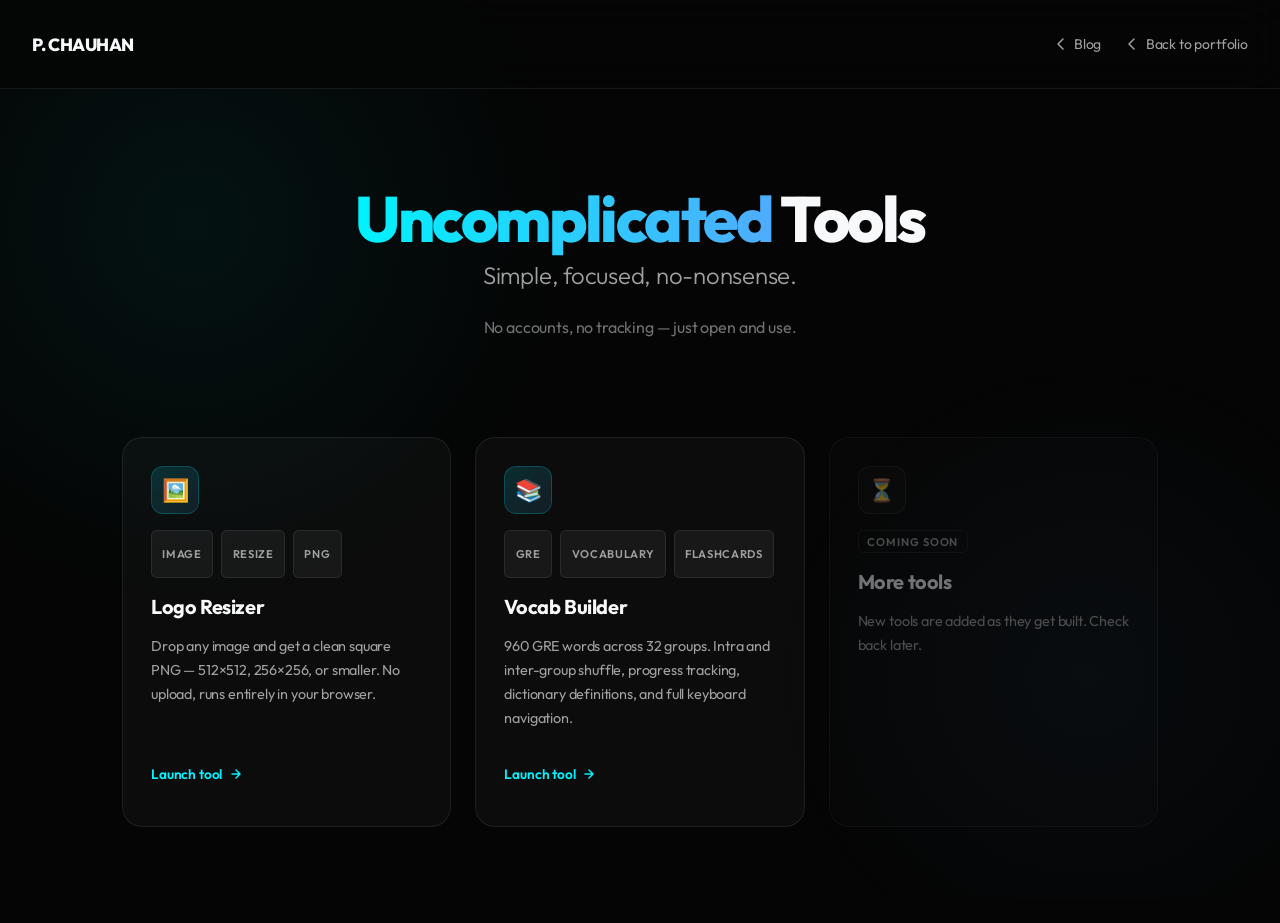
<file: tools/index.html>
<!DOCTYPE html>
<html lang="en">
<head>
<meta charset="UTF-8">
<meta name="viewport" content="width=device-width, initial-scale=1.0">
<meta name="description" content="A collection of simple, focused web tools.">
<meta name="author" content="Pratyush Chauhan">
<link rel="canonical" href="https://pratyushchauhan.com/tools/">
<meta property="og:type" content="website">
<meta property="og:url" content="https://pratyushchauhan.com/tools/">
<meta property="og:title" content="Uncomplicated Tools — Pratyush Chauhan">
<meta property="og:description" content="A collection of simple, focused web tools.">
<meta name="twitter:card" content="summary">
<meta name="twitter:url" content="https://pratyushchauhan.com/tools/">
<meta name="twitter:title" content="Uncomplicated Tools — Pratyush Chauhan">
<meta name="twitter:description" content="A collection of simple, focused web tools.">
<meta name="theme-color" content="#050505">
<title>Uncomplicated Tools — Pratyush Chauhan</title>
<link rel="preconnect" href="https://fonts.googleapis.com">
<link rel="preconnect" href="https://fonts.gstatic.com" crossorigin>
<link href="https://fonts.googleapis.com/css2?family=Outfit:wght@300;400;600;800&display=swap" rel="stylesheet">
<link rel="icon" type="image/png" href="../favicon.png">
<style>
*,*::before,*::after{box-sizing:border-box;margin:0;padding:0}
:root{
  --bg:#050505;--surface:rgba(255,255,255,.03);--border:rgba(255,255,255,.08);
  --text:#f8f9fa;--dim:#a0a0a0;
  --accent:#00f2fe;--accent2:#4facfe;
}
body{background:var(--bg);color:var(--text);font-family:'Outfit',sans-serif;min-height:100dvh;overflow-x:hidden;letter-spacing:-.01em}
body::before{content:'';position:fixed;inset:0;background:radial-gradient(circle at 15% 25%,rgba(0,242,254,.06) 0%,transparent 30%),radial-gradient(circle at 85% 75%,rgba(79,172,254,.04) 0%,transparent 25%);z-index:-1;pointer-events:none}

/* Nav */
nav{display:flex;align-items:center;justify-content:space-between;padding:1.25rem 2rem;border-bottom:1px solid var(--border);background:rgba(5,5,5,.8);backdrop-filter:blur(20px);position:sticky;top:0;z-index:10}
.nav-brand{font-weight:800;font-size:1.1rem;letter-spacing:-.03em;text-decoration:none;color:var(--text);min-height:48px;display:flex;align-items:center}
.nav-back{font-size:.875rem;color:var(--dim);text-decoration:none;display:flex;align-items:center;gap:.4rem;transition:color .2s;min-height:48px;padding:.25rem 0}
.nav-back:hover{color:var(--accent)}
.nav-toggle{display:none}
.nav-hamburger{display:none;cursor:pointer;width:28px;height:28px;flex-direction:column;justify-content:center;gap:5px}
.nav-hamburger span{display:block;height:2px;background:var(--text);border-radius:2px}
.nav-links{display:flex;align-items:center;gap:1.5rem}
@media(max-width:767px){
  .nav-hamburger{display:flex}
  .nav-links{position:absolute;top:100%;left:0;right:0;background:rgba(5,5,5,.95);backdrop-filter:blur(20px);flex-direction:column;align-items:stretch;padding:.5rem 2rem;border-bottom:1px solid var(--border);gap:0;display:none}
  .nav-toggle:checked ~ .nav-links{display:flex}
  .nav-back{padding:.65rem 0}
}

/* Hero */
.hero{padding:6rem 2rem 3rem;text-align:center;max-width:700px;margin:0 auto}
.hero-title{font-size:clamp(2.5rem,6vw,4rem);font-weight:800;line-height:1.05;letter-spacing:-.04em;margin-bottom:.5rem;overflow-wrap:anywhere;word-break:break-word}
.hero-title span{background:linear-gradient(90deg,var(--accent),var(--accent2));-webkit-background-clip:text;background-clip:text;-webkit-text-fill-color:transparent}
.hero-subtitle{font-size:clamp(1.1rem,2.5vw,1.5rem);font-weight:300;color:var(--dim);letter-spacing:-.01em;margin-bottom:1.5rem}
.hero-sub{color:var(--dim);font-size:1rem;line-height:1.7;max-width:480px;margin:0 auto;opacity:.7}

/* Grid */
.tools-grid{display:grid;grid-template-columns:repeat(auto-fill,minmax(min(100%,280px),1fr));gap:1.5rem;padding:3rem 2rem 6rem;max-width:1100px;margin:0 auto}
@media(max-width:767px){
  .tools-grid{padding:2rem 1rem 4rem}
}

/* Tool card */
.tool-card{background:var(--surface);border:1px solid var(--border);border-radius:1.25rem;padding:1.75rem;display:flex;flex-direction:column;gap:1rem;transition:all .4s cubic-bezier(.16,1,.3,1);text-decoration:none;color:var(--text)}
.tool-card:hover{transform:translateY(-6px);border-color:var(--accent);box-shadow:0 20px 50px -10px rgba(0,0,0,.6)}
.tool-icon{width:48px;height:48px;border-radius:.75rem;background:linear-gradient(135deg,rgba(0,242,254,.15),rgba(79,172,254,.1));border:1px solid rgba(0,242,254,.2);display:flex;align-items:center;justify-content:center;font-size:1.375rem}
.tool-tags{display:flex;flex-wrap:wrap;gap:.5rem}
.tag{font-size:.7rem;font-weight:600;letter-spacing:.06em;text-transform:uppercase;padding:.35rem .65rem;border-radius:.35rem;background:rgba(255,255,255,.05);border:1px solid var(--border);color:var(--dim);display:inline-flex;align-items:center;min-height:48px}
.tool-name{font-size:1.25rem;font-weight:700;letter-spacing:-.02em}
.tool-desc{font-size:.9rem;color:var(--dim);line-height:1.65;flex:1}
.tool-launch{display:inline-flex;align-items:center;gap:.4rem;font-size:.85rem;font-weight:600;color:var(--accent);margin-top:.25rem;min-height:48px;padding:.25rem 0}
.tool-launch svg{transition:transform .2s}
.tool-card:hover .tool-launch svg{transform:translateX(3px)}

/* Coming soon card */
.tool-card.soon{opacity:.45;pointer-events:none}
.tool-card.soon .tool-icon{background:rgba(255,255,255,.03);border-color:var(--border)}
.soon-badge{font-size:.7rem;font-weight:600;letter-spacing:.08em;text-transform:uppercase;color:var(--dim);border:1px solid var(--border);border-radius:.35rem;padding:.2rem .55rem;align-self:flex-start}
</style>
</head>
<body>

<nav>
  <a class="nav-brand" href="../index.html">P. CHAUHAN</a>
  <input type="checkbox" id="nav-toggle" class="nav-toggle">
  <label for="nav-toggle" class="nav-hamburger" aria-label="Toggle menu">
    <span></span>
    <span></span>
    <span></span>
  </label>
  <div class="nav-links">
    <a class="nav-back" href="https://blog.pratyushchauhan.com/">
      <svg width="14" height="14" viewBox="0 0 14 14" fill="none"><path d="M9 2L4 7l5 5" stroke="currentColor" stroke-width="1.5" stroke-linecap="round" stroke-linejoin="round"/></svg>
      Blog
    </a>
    <a class="nav-back" href="../index.html">
      <svg width="14" height="14" viewBox="0 0 14 14" fill="none"><path d="M9 2L4 7l5 5" stroke="currentColor" stroke-width="1.5" stroke-linecap="round" stroke-linejoin="round"/></svg>
      Back to portfolio
    </a>
  </div>
</nav>

<div class="hero">
  <h1 class="hero-title"><span>Uncomplicated</span> Tools</h1>
  <p class="hero-subtitle">Simple, focused, no-nonsense.</p>
  <p class="hero-sub">No accounts, no tracking — just open and use.</p>
</div>

<div class="tools-grid">

  <a class="tool-card" href="logo-resizer.html">
    <div class="tool-icon">🖼️</div>
    <div class="tool-tags">
      <span class="tag">Image</span>
      <span class="tag">Resize</span>
      <span class="tag">PNG</span>
    </div>
    <div class="tool-name">Logo Resizer</div>
    <p class="tool-desc">Drop any image and get a clean square PNG — 512×512, 256×256, or smaller. No upload, runs entirely in your browser.</p>
    <div class="tool-launch">
      Launch tool
      <svg width="14" height="14" viewBox="0 0 14 14" fill="none"><path d="M3 7h8M7 3l4 4-4 4" stroke="currentColor" stroke-width="1.5" stroke-linecap="round" stroke-linejoin="round"/></svg>
    </div>
  </a>

  <a class="tool-card" href="vocab-builder.html">
    <div class="tool-icon">📚</div>
    <div class="tool-tags">
      <span class="tag">GRE</span>
      <span class="tag">Vocabulary</span>
      <span class="tag">Flashcards</span>
    </div>
    <div class="tool-name">Vocab Builder</div>
    <p class="tool-desc">960 GRE words across 32 groups. Intra and inter-group shuffle, progress tracking, dictionary definitions, and full keyboard navigation.</p>
    <div class="tool-launch">
      Launch tool
      <svg width="14" height="14" viewBox="0 0 14 14" fill="none"><path d="M3 7h8M7 3l4 4-4 4" stroke="currentColor" stroke-width="1.5" stroke-linecap="round" stroke-linejoin="round"/></svg>
    </div>
  </a>

  <div class="tool-card soon">
    <div class="tool-icon">⏳</div>
    <div class="soon-badge">Coming soon</div>
    <div class="tool-name">More tools</div>
    <p class="tool-desc">New tools are added as they get built. Check back later.</p>
  </div>

</div>

</body>
</html>
</file>
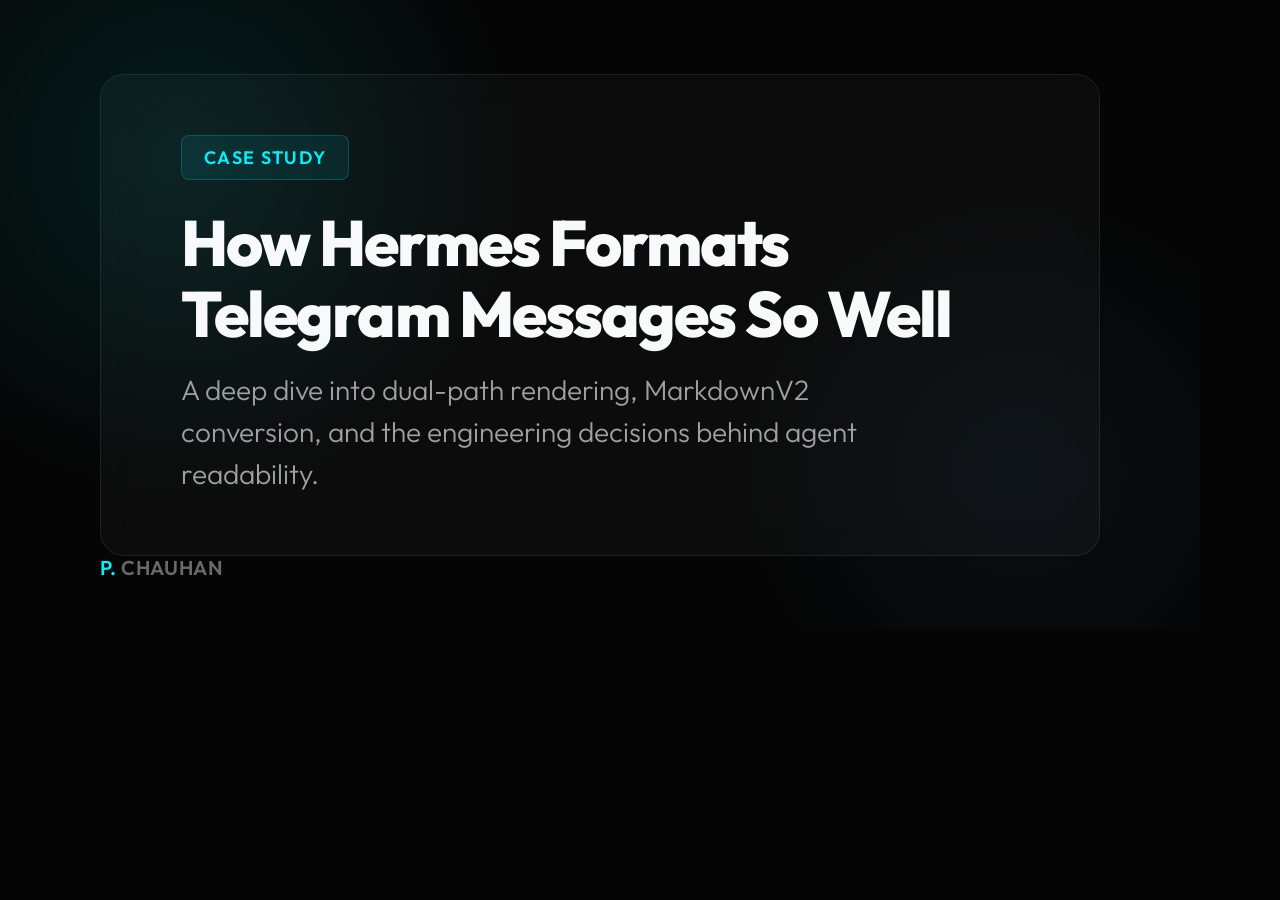
<file: og-image-template.html>
<!--
  OG Image Template — 1200x630
  Open this in a browser, set viewport to 1200x630, screenshot.
  Or use: node screenshot-og.js (see below)
-->
<!DOCTYPE html>
<html lang="en">
<head>
<meta charset="UTF-8">
<style>
  * { margin: 0; padding: 0; box-sizing: border-box; }
  body {
    width: 1200px;
    height: 630px;
    background: #050505;
    display: flex;
    align-items: center;
    justify-content: center;
    font-family: 'Outfit', sans-serif;
    overflow: hidden;
    position: relative;
  }
  .bg {
    position: absolute;
    inset: 0;
    background:
      radial-gradient(circle at 15% 25%, rgba(0,242,254,0.10) 0%, transparent 30%),
      radial-gradient(circle at 85% 75%, rgba(79,172,254,0.06) 0%, transparent 25%);
  }
  .card {
    width: 1000px;
    padding: 60px 80px;
    background: rgba(255,255,255,0.03);
    border: 1px solid rgba(255,255,255,0.08);
    border-radius: 24px;
    backdrop-filter: blur(20px);
    position: relative;
    z-index: 1;
  }
  .tag {
    display: inline-block;
    font-size: 18px;
    font-weight: 600;
    letter-spacing: 0.08em;
    text-transform: uppercase;
    color: #00f2fe;
    background: rgba(0,242,254,0.08);
    border: 1px solid rgba(0,242,254,0.20);
    padding: 10px 22px;
    border-radius: 8px;
    margin-bottom: 28px;
  }
  h1 {
    font-size: 64px;
    font-weight: 800;
    line-height: 1.1;
    letter-spacing: -0.03em;
    color: #f8f9fa;
    margin-bottom: 20px;
  }
  p {
    font-size: 28px;
    font-weight: 300;
    color: #a0a0a0;
    line-height: 1.5;
    max-width: 720px;
  }
  .footer {
    position: absolute;
    bottom: 50px;
    left: 100px;
    font-size: 20px;
    font-weight: 600;
    color: rgba(255,255,255,0.4);
    letter-spacing: 0.02em;
  }
  .footer span {
    color: #00f2fe;
  }
</style>
<link rel="preconnect" href="https://fonts.googleapis.com">
<link href="https://fonts.googleapis.com/css2?family=Outfit:wght@300;600;800&display=swap" rel="stylesheet">
</head>
<body>
  <div class="bg"></div>
  <div class="card">
    <div class="tag">Case Study</div>
    <h1>How Hermes Formats Telegram Messages So Well</h1>
    <p>A deep dive into dual-path rendering, MarkdownV2 conversion, and the engineering decisions behind agent readability.</p>
  </div>
  <div class="footer"><span>P.</span> CHAUHAN</div>
</body>
</html>
</file>
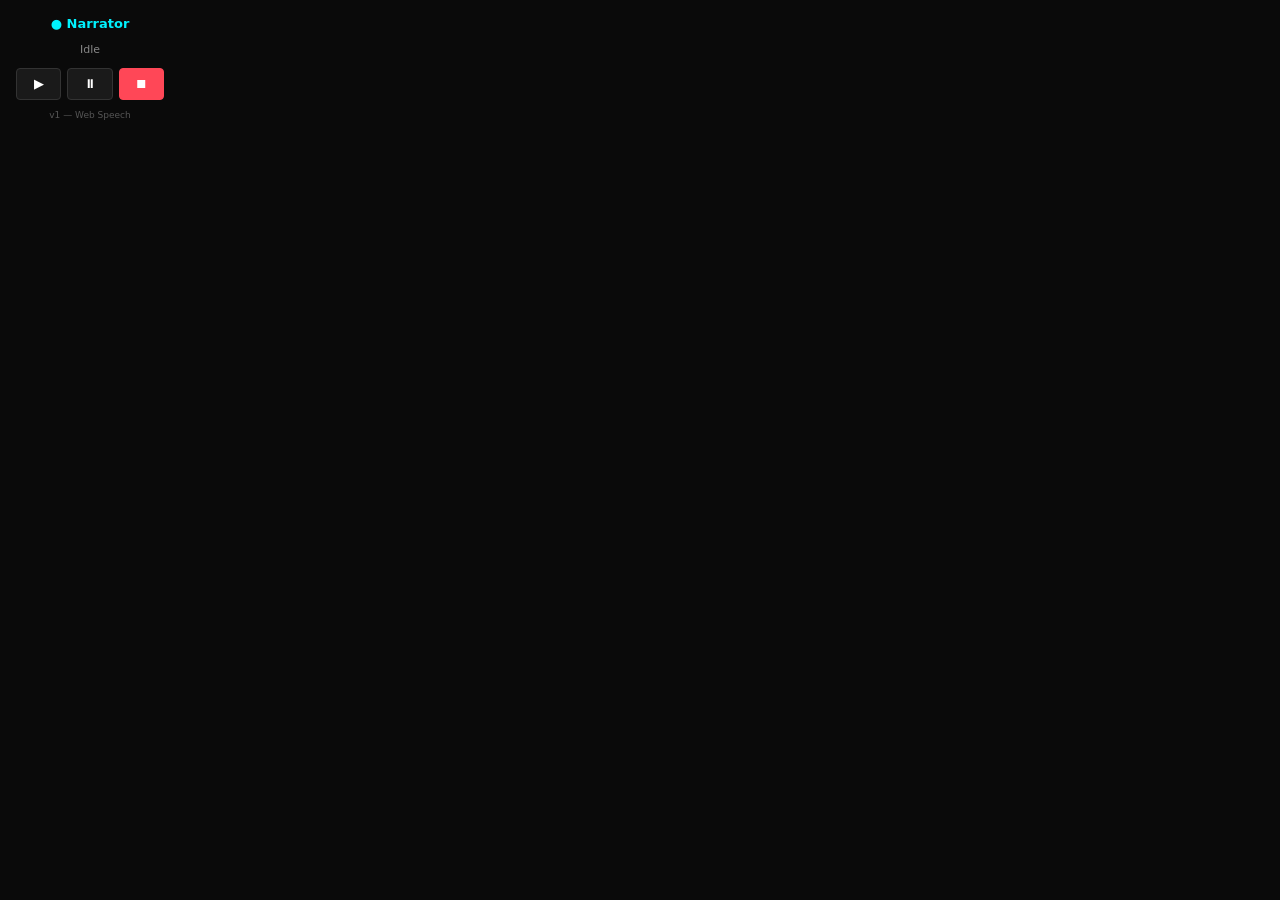
<file: extension/popup.html>
<!DOCTYPE html>
<html lang="en">
<head>
  <meta charset="UTF-8">
  <meta name="viewport" content="width=device-width, initial-scale=1.0">
  <title>Supertonic Narrator</title>
  <style>
    * { box-sizing: border-box; margin: 0; padding: 0; }
    body {
      width: 180px;
      padding: 16px;
      font-family: system-ui, sans-serif;
      background: #0a0a0a;
      color: #e0e0e0;
    }
    .title {
      font-size: 13px;
      font-weight: 600;
      color: #00f2fe;
      margin-bottom: 12px;
      text-align: center;
    }
    .status {
      font-size: 11px;
      text-align: center;
      color: #888;
      margin-bottom: 12px;
    }
    .btns {
      display: flex;
      gap: 6px;
    }
    button {
      flex: 1;
      padding: 8px;
      border: none;
      border-radius: 4px;
      font-size: 12px;
      font-weight: 600;
      cursor: pointer;
      background: #1a1a1a;
      color: #fff;
      border: 1px solid #333;
    }
    button:hover { background: #222; }
    button.stop { background: #ff4757; border-color: #ff4757; }
    .note {
      font-size: 9px;
      color: #555;
      text-align: center;
      margin-top: 10px;
    }
  </style>
</head>
<body>
  <div class="title">● Narrator</div>
  <div class="status" id="status">Idle</div>
  <div class="btns">
    <button id="play">▶</button>
    <button id="pause">⏸</button>
    <button id="stop" class="stop">⏹</button>
  </div>
  <div class="note">v1 — Web Speech</div>
  <script src="popup.js"></script>
</body>
</html>
</file>
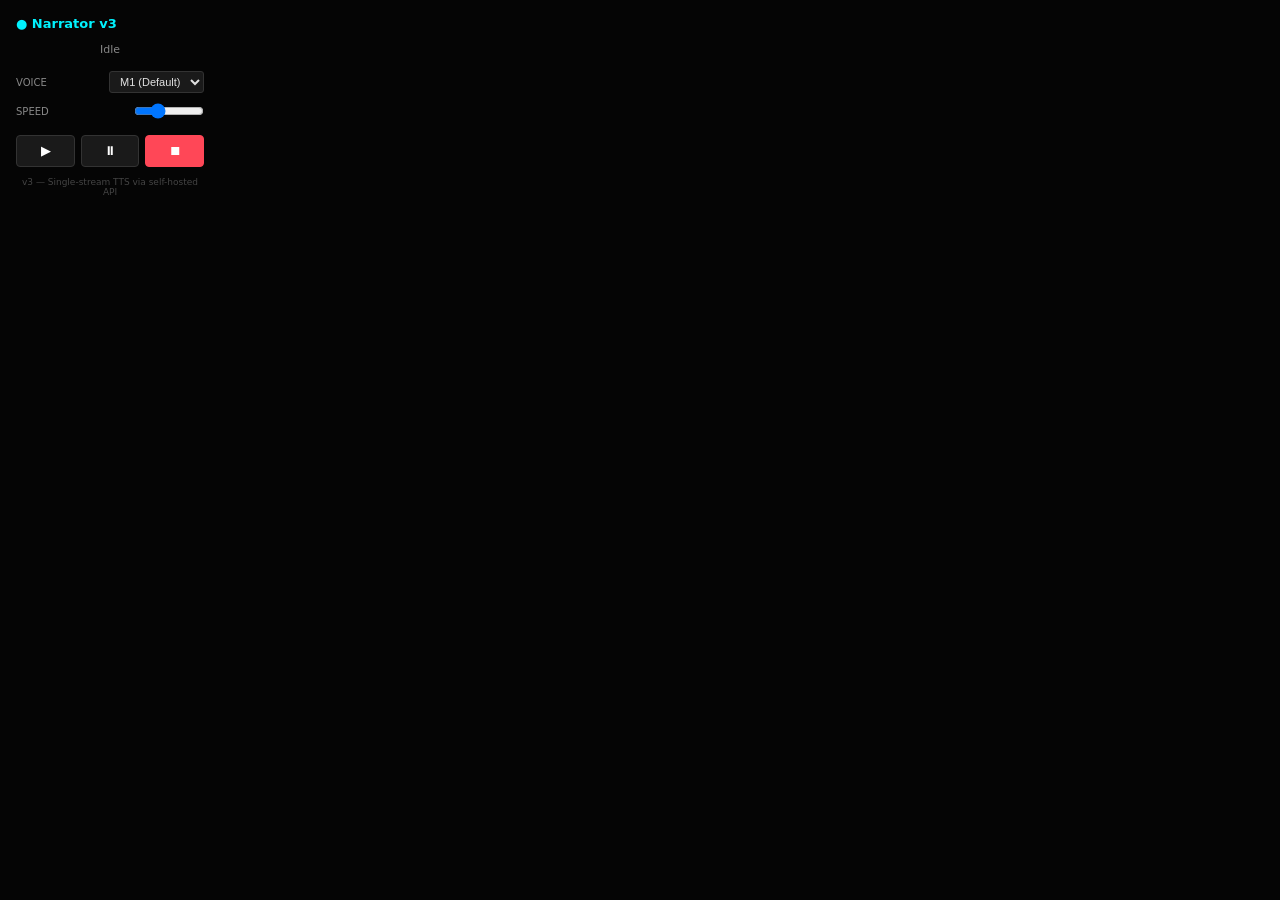
<file: supertonic-extension/popup.html>
<!DOCTYPE html>
<html lang="en">
<head>
  <meta charset="UTF-8">
  <meta name="viewport" content="width=device-width, initial-scale=1.0">
  <title>Supertonic Narrator v3</title>
  <style>
    * { box-sizing: border-box; margin: 0; padding: 0; }
    body {
      width: 220px;
      padding: 16px;
      font-family: 'Outfit', system-ui, sans-serif;
      background: #050505;
      color: #e0e0e0;
    }
    .title {
      font-size: 13px;
      font-weight: 600;
      color: #00f2fe;
      margin-bottom: 12px;
      display: flex;
      align-items: center;
      gap: 6px;
    }
    .status {
      font-size: 11px;
      text-align: center;
      color: #888;
      margin-bottom: 8px;
      min-height: 16px;
    }
    .status.buffering { color: #ffc107; }
    .status.playing { color: #00f2fe; }
    .status.error { color: #ff4757; }
    .meta {
      font-size: 9px;
      color: #555;
      text-align: center;
      margin-bottom: 12px;
      font-family: monospace;
    }
    .btns {
      display: flex;
      gap: 6px;
    }
    button {
      flex: 1;
      padding: 8px;
      border: none;
      border-radius: 4px;
      font-size: 12px;
      font-weight: 600;
      cursor: pointer;
      background: #1a1a1a;
      color: #fff;
      border: 1px solid #333;
      transition: all 0.2s;
    }
    button:hover { background: #222; }
    button.stop { background: #ff4757; border-color: #ff4757; }
    button:disabled { opacity: 0.4; cursor: not-allowed; }
    .controls {
      margin: 12px 0;
    }
    .control {
      display: flex;
      justify-content: space-between;
      align-items: center;
      margin-bottom: 6px;
    }
    .control label {
      font-size: 10px;
      color: #888;
      text-transform: uppercase;
    }
    .control select, .control input {
      background: #1a1a1a;
      border: 1px solid #333;
      color: #e0e0e0;
      border-radius: 3px;
      padding: 3px 6px;
      font-size: 11px;
    }
    .note {
      font-size: 9px;
      color: #444;
      text-align: center;
      margin-top: 10px;
    }
  </style>
</head>
<body>
  <div class="title">● Narrator v3</div>
  <div class="status" id="status">Idle</div>
  <div class="meta" id="meta"></div>

  <div class="controls">
    <div class="control">
      <label>Voice</label>
      <select id="voice">
        <option value="M1">M1 (Default)</option>
        <option value="M2">M2</option>
        <option value="M3">M3</option>
        <option value="M4">M4</option>
        <option value="M5">M5</option>
        <option value="F1">F1</option>
        <option value="F2">F2</option>
        <option value="F3">F3</option>
        <option value="F4">F4</option>
        <option value="F5">F5</option>
      </select>
    </div>
    <div class="control">
      <label>Speed</label>
      <input type="range" id="speed" min="0.7" max="2.0" step="0.1" value="1.0" style="width:70px">
    </div>
  </div>

  <div class="btns">
    <button id="play">▶</button>
    <button id="pause">⏸</button>
    <button id="stop" class="stop">⏹</button>
  </div>

  <div class="note">v3 — Single-stream TTS via self-hosted API</div>

  <script src="popup.js"></script>
</body>
</html>
</file>
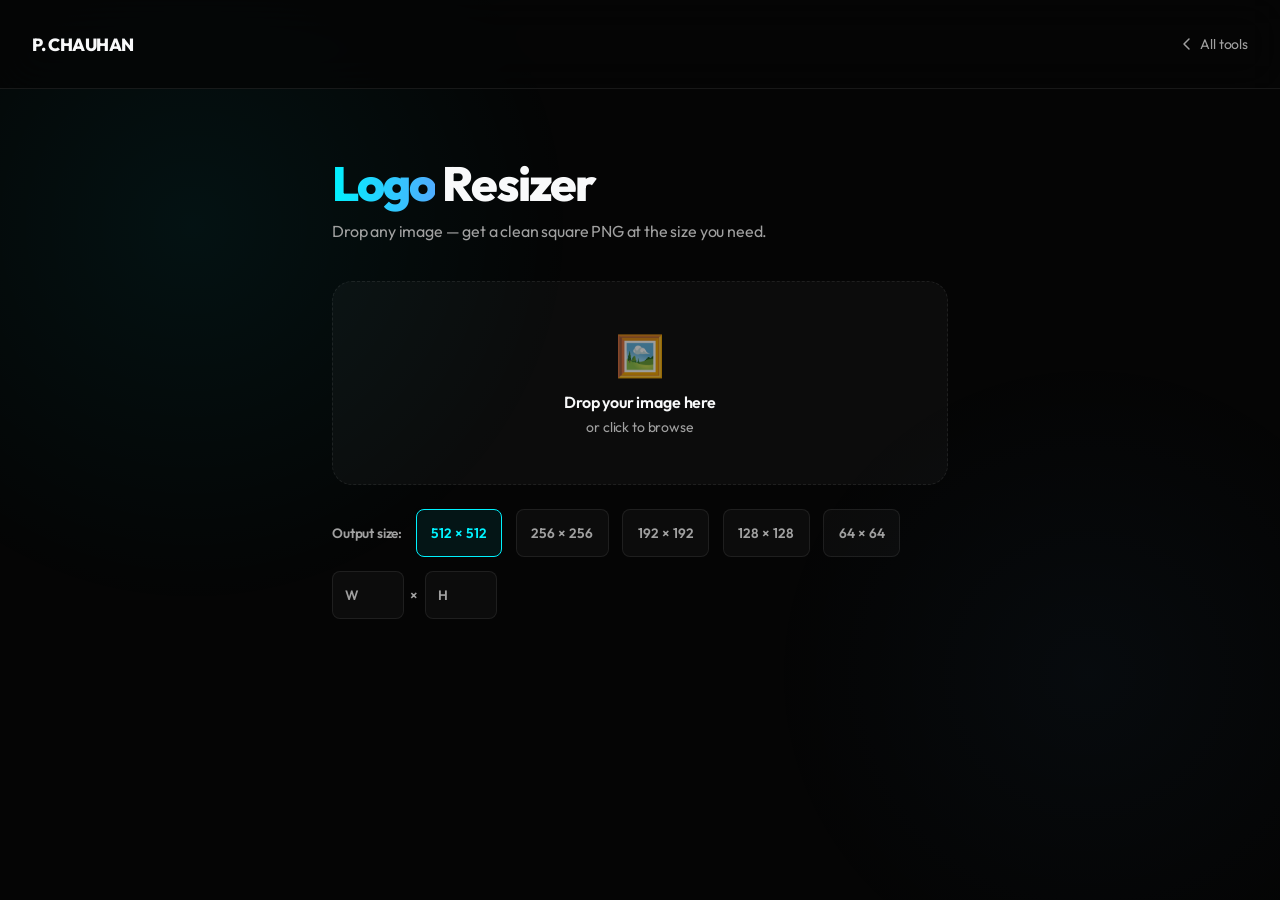
<file: tools/logo-resizer.html>
<!DOCTYPE html>
<html lang="en">
<head>
<meta charset="UTF-8">
<meta name="viewport" content="width=device-width, initial-scale=1.0">
<meta name="description" content="Resize and crop logos to exact dimensions with drag-and-drop simplicity.">
<meta name="author" content="Pratyush Chauhan">
<link rel="canonical" href="https://pratyushchauhan.com/tools/logo-resizer.html">
<meta property="og:type" content="website">
<meta property="og:url" content="https://pratyushchauhan.com/tools/logo-resizer.html">
<meta property="og:title" content="Logo Resizer — Uncomplicated Tools">
<meta property="og:description" content="Resize and crop logos to exact dimensions with drag-and-drop simplicity.">
<meta name="twitter:card" content="summary">
<meta name="twitter:url" content="https://pratyushchauhan.com/tools/logo-resizer.html">
<meta name="twitter:title" content="Logo Resizer — Uncomplicated Tools">
<meta name="twitter:description" content="Resize and crop logos to exact dimensions with drag-and-drop simplicity.">
<meta name="theme-color" content="#050505">
<title>Logo Resizer — Uncomplicated Tools</title>
<link rel="preconnect" href="https://fonts.googleapis.com">
<link rel="preconnect" href="https://fonts.gstatic.com" crossorigin>
<link href="https://fonts.googleapis.com/css2?family=Outfit:wght@300;400;600;800&display=swap" rel="stylesheet">
<link rel="icon" type="image/png" href="../favicon.png">
<style>
*,*::before,*::after{box-sizing:border-box;margin:0;padding:0}
:root{
  --bg:#050505;--surface:rgba(255,255,255,.03);--border:rgba(255,255,255,.08);
  --text:#f8f9fa;--dim:#a0a0a0;--accent:#00f2fe;--accent2:#4facfe;
}
body{background:var(--bg);color:var(--text);font-family:'Outfit',sans-serif;min-height:100dvh;overflow-x:hidden;letter-spacing:-.01em}
body::before{content:'';position:fixed;inset:0;background:radial-gradient(circle at 15% 25%,rgba(0,242,254,.06) 0%,transparent 30%),radial-gradient(circle at 85% 75%,rgba(79,172,254,.04) 0%,transparent 25%);z-index:-1;pointer-events:none}

nav{display:flex;align-items:center;justify-content:space-between;padding:1.25rem 2rem;border-bottom:1px solid var(--border);background:rgba(5,5,5,.8);backdrop-filter:blur(20px);position:sticky;top:0;z-index:10}
.nav-brand{font-weight:800;font-size:1.1rem;letter-spacing:-.03em;text-decoration:none;color:var(--text);min-height:48px;display:flex;align-items:center}
.nav-back{font-size:.875rem;color:var(--dim);text-decoration:none;display:flex;align-items:center;gap:.4rem;transition:color .2s;min-height:48px;padding:.25rem 0}
.nav-back:hover{color:var(--accent)}
.nav-toggle{display:none}
.nav-hamburger{display:none;cursor:pointer;width:28px;height:28px;flex-direction:column;justify-content:center;gap:5px}
.nav-hamburger span{display:block;height:2px;background:var(--text);border-radius:2px}
.nav-links{display:flex;align-items:center;gap:1.5rem}
@media(max-width:767px){
  .nav-hamburger{display:flex}
  .nav-links{position:absolute;top:100%;left:0;right:0;background:rgba(5,5,5,.95);backdrop-filter:blur(20px);flex-direction:column;align-items:stretch;padding:.5rem 2rem;border-bottom:1px solid var(--border);gap:0;display:none}
  .nav-toggle:checked ~ .nav-links{display:flex}
  .nav-back{padding:.65rem 0}
}

main{max-width:680px;margin:0 auto;padding:4rem 2rem 6rem}
h1{font-size:clamp(2rem,5vw,3rem);font-weight:800;letter-spacing:-.04em;margin-bottom:.5rem;overflow-wrap:anywhere;word-break:break-word}
h1 span{background:linear-gradient(90deg,var(--accent),var(--accent2));-webkit-background-clip:text;background-clip:text;-webkit-text-fill-color:transparent}
.subtitle{color:var(--dim);font-size:1rem;margin-bottom:2.5rem}

/* Drop zone */
.dropzone{border:1.5px dashed var(--border);border-radius:1.25rem;padding:3rem 2rem;text-align:center;cursor:pointer;transition:all .25s;background:var(--surface);position:relative}
.dropzone:hover,.dropzone.drag{border-color:var(--accent);background:rgba(0,242,254,.04)}
.dropzone input{position:absolute;inset:0;opacity:0;cursor:pointer;width:100%;height:100%}
.dz-icon{font-size:2.5rem;margin-bottom:.75rem;opacity:.6}
.dz-label{font-size:1rem;font-weight:600;margin-bottom:.4rem;overflow-wrap:anywhere;word-break:break-word}
.dz-sub{font-size:.875rem;color:var(--dim)}

/* Preview area */
.preview{display:none;gap:2rem;margin-top:2rem;align-items:flex-start;flex-wrap:wrap}
.preview.visible{display:flex}
.pane{flex:1;min-width:200px}
.pane-label{font-size:.75rem;font-weight:600;letter-spacing:.08em;text-transform:uppercase;color:var(--dim);margin-bottom:.75rem}
.pane img,.pane canvas{max-width:100%;border-radius:.75rem;border:1px solid var(--border);display:block}

/* Size selector */
.controls{display:flex;align-items:center;gap:.85rem;margin-top:1.5rem;flex-wrap:wrap}
.size-btn{background:var(--surface);border:1px solid var(--border);border-radius:.5rem;color:var(--dim);font-family:inherit;font-size:.85rem;font-weight:600;padding:.45rem .9rem;cursor:pointer;transition:all .2s;min-height:48px;display:inline-flex;align-items:center;justify-content:center}
.size-btn:hover{border-color:var(--accent);color:var(--text)}
.size-btn.active{border-color:var(--accent);color:var(--accent);background:rgba(0,242,254,.07)}

.custom-dim{background:var(--surface);border:1px solid var(--border);border-radius:.5rem;color:var(--text);font-family:inherit;font-size:.85rem;font-weight:600;padding:.45rem .75rem;width:72px;outline:none;transition:border-color .2s;min-height:48px}
.custom-dim:focus{border-color:var(--accent)}
.custom-dim::placeholder{color:var(--dim)}
.custom-dim::-webkit-inner-spin-button,.custom-dim::-webkit-outer-spin-button{-webkit-appearance:none}

/* Download button */
.btn-dl{display:inline-flex;align-items:center;gap:.5rem;padding:.65rem 1.4rem;background:linear-gradient(90deg,var(--accent),var(--accent2));border:none;border-radius:.75rem;color:#050505;font-family:inherit;font-size:.9rem;font-weight:700;cursor:pointer;transition:opacity .2s;text-decoration:none;margin-top:1.5rem;min-height:48px}
.btn-dl:hover{opacity:.85}
.btn-dl svg{flex-shrink:0}
@media(max-width:767px){
  main{padding:3rem 1.25rem 4rem}
  .dropzone{padding:2.5rem 1.25rem}
}
</style>
</head>
<body>

<nav>
  <a class="nav-brand" href="../index.html">P. CHAUHAN</a>
  <input type="checkbox" id="nav-toggle" class="nav-toggle">
  <label for="nav-toggle" class="nav-hamburger" aria-label="Toggle menu">
    <span></span>
    <span></span>
    <span></span>
  </label>
  <div class="nav-links">
    <a class="nav-back" href="index.html">
      <svg width="14" height="14" viewBox="0 0 14 14" fill="none"><path d="M9 2L4 7l5 5" stroke="currentColor" stroke-width="1.5" stroke-linecap="round" stroke-linejoin="round"/></svg>
      All tools
    </a>
  </div>
</nav>

<main>
  <h1><span>Logo</span> Resizer</h1>
  <p class="subtitle">Drop any image — get a clean square PNG at the size you need.</p>

  <div class="dropzone" id="dz">
    <input type="file" id="fileInput" accept="image/*">
    <div class="dz-icon">🖼️</div>
    <div class="dz-label">Drop your image here</div>
    <div class="dz-sub">or click to browse</div>
  </div>

  <div class="controls">
    <span style="font-size:.85rem;color:var(--dim);font-weight:600">Output size:</span>
    <button class="size-btn active" data-size="512">512 × 512</button>
    <button class="size-btn" data-size="256">256 × 256</button>
    <button class="size-btn" data-size="192">192 × 192</button>
    <button class="size-btn" data-size="128">128 × 128</button>
    <button class="size-btn" data-size="64">64 × 64</button>
    <div id="customWrap" style="display:flex;align-items:center;gap:.4rem">
      <input id="customW" type="number" min="1" max="4096" placeholder="W" class="custom-dim">
      <span style="color:var(--dim);font-size:.85rem;font-weight:600">×</span>
      <input id="customH" type="number" min="1" max="4096" placeholder="H" class="custom-dim">
    </div>
  </div>

  <div class="preview" id="preview">
    <div class="pane">
      <div class="pane-label">Original</div>
      <img id="origImg" alt="Original">
    </div>
    <div class="pane">
      <div class="pane-label" id="resizedLabel">Resized (512 × 512)</div>
      <canvas id="canvas"></canvas>
    </div>
  </div>

  <a class="btn-dl" id="dlBtn" style="display:none" download="logo-512.png">
    <svg width="16" height="16" viewBox="0 0 16 16" fill="none"><path d="M8 2v8M4 7l4 4 4-4M2 13h12" stroke="currentColor" stroke-width="1.75" stroke-linecap="round" stroke-linejoin="round"/></svg>
    Download PNG
  </a>
</main>

<script>
const dz = document.getElementById('dz');
const fileInput = document.getElementById('fileInput');
const origImg = document.getElementById('origImg');
const canvas = document.getElementById('canvas');
const ctx = canvas.getContext('2d');
const preview = document.getElementById('preview');
const dlBtn = document.getElementById('dlBtn');
const resizedLabel = document.getElementById('resizedLabel');

let currentW = 512, currentH = 512;
let currentFile = null;

dz.addEventListener('dragover', e => { e.preventDefault(); dz.classList.add('drag'); });
dz.addEventListener('dragleave', () => dz.classList.remove('drag'));
dz.addEventListener('drop', e => {
  e.preventDefault(); dz.classList.remove('drag');
  const f = e.dataTransfer.files[0];
  if (f && f.type.startsWith('image/')) loadFile(f);
});

fileInput.addEventListener('change', () => { if (fileInput.files[0]) loadFile(fileInput.files[0]); });

const customW = document.getElementById('customW');
const customH = document.getElementById('customH');

document.querySelectorAll('.size-btn').forEach(btn => {
  btn.addEventListener('click', () => {
    document.querySelector('.size-btn.active')?.classList.remove('active');
    btn.classList.add('active');
    const s = parseInt(btn.dataset.size);
    currentW = currentH = s;
    customW.value = customH.value = '';
    if (currentFile) renderCanvas();
  });
});

[customW, customH].forEach(inp => {
  inp.addEventListener('focus', () => document.querySelector('.size-btn.active')?.classList.remove('active'));
  inp.addEventListener('input', () => {
    const w = parseInt(customW.value), h = parseInt(customH.value);
    if (w > 0 && w <= 4096) currentW = w;
    if (h > 0 && h <= 4096) currentH = h;
    if (currentFile && currentW > 0 && currentH > 0) renderCanvas();
  });
});

function loadFile(file) {
  currentFile = file;
  origImg.src = URL.createObjectURL(file);
  origImg.onload = () => renderCanvas();
}

function renderCanvas() {
  canvas.width = currentW; canvas.height = currentH;
  ctx.clearRect(0, 0, currentW, currentH);
  ctx.drawImage(origImg, 0, 0, currentW, currentH);
  resizedLabel.textContent = `Resized (${currentW} \xd7 ${currentH})`;
  const base = (currentFile.name || 'logo').replace(/\.[^.]+$/, '');
  dlBtn.download = `${base}-${currentW}x${currentH}.png`;
  dlBtn.href = canvas.toDataURL('image/png');
  dlBtn.style.display = 'inline-flex';
  preview.classList.add('visible');
}
</script>
</body>
</html>
</file>
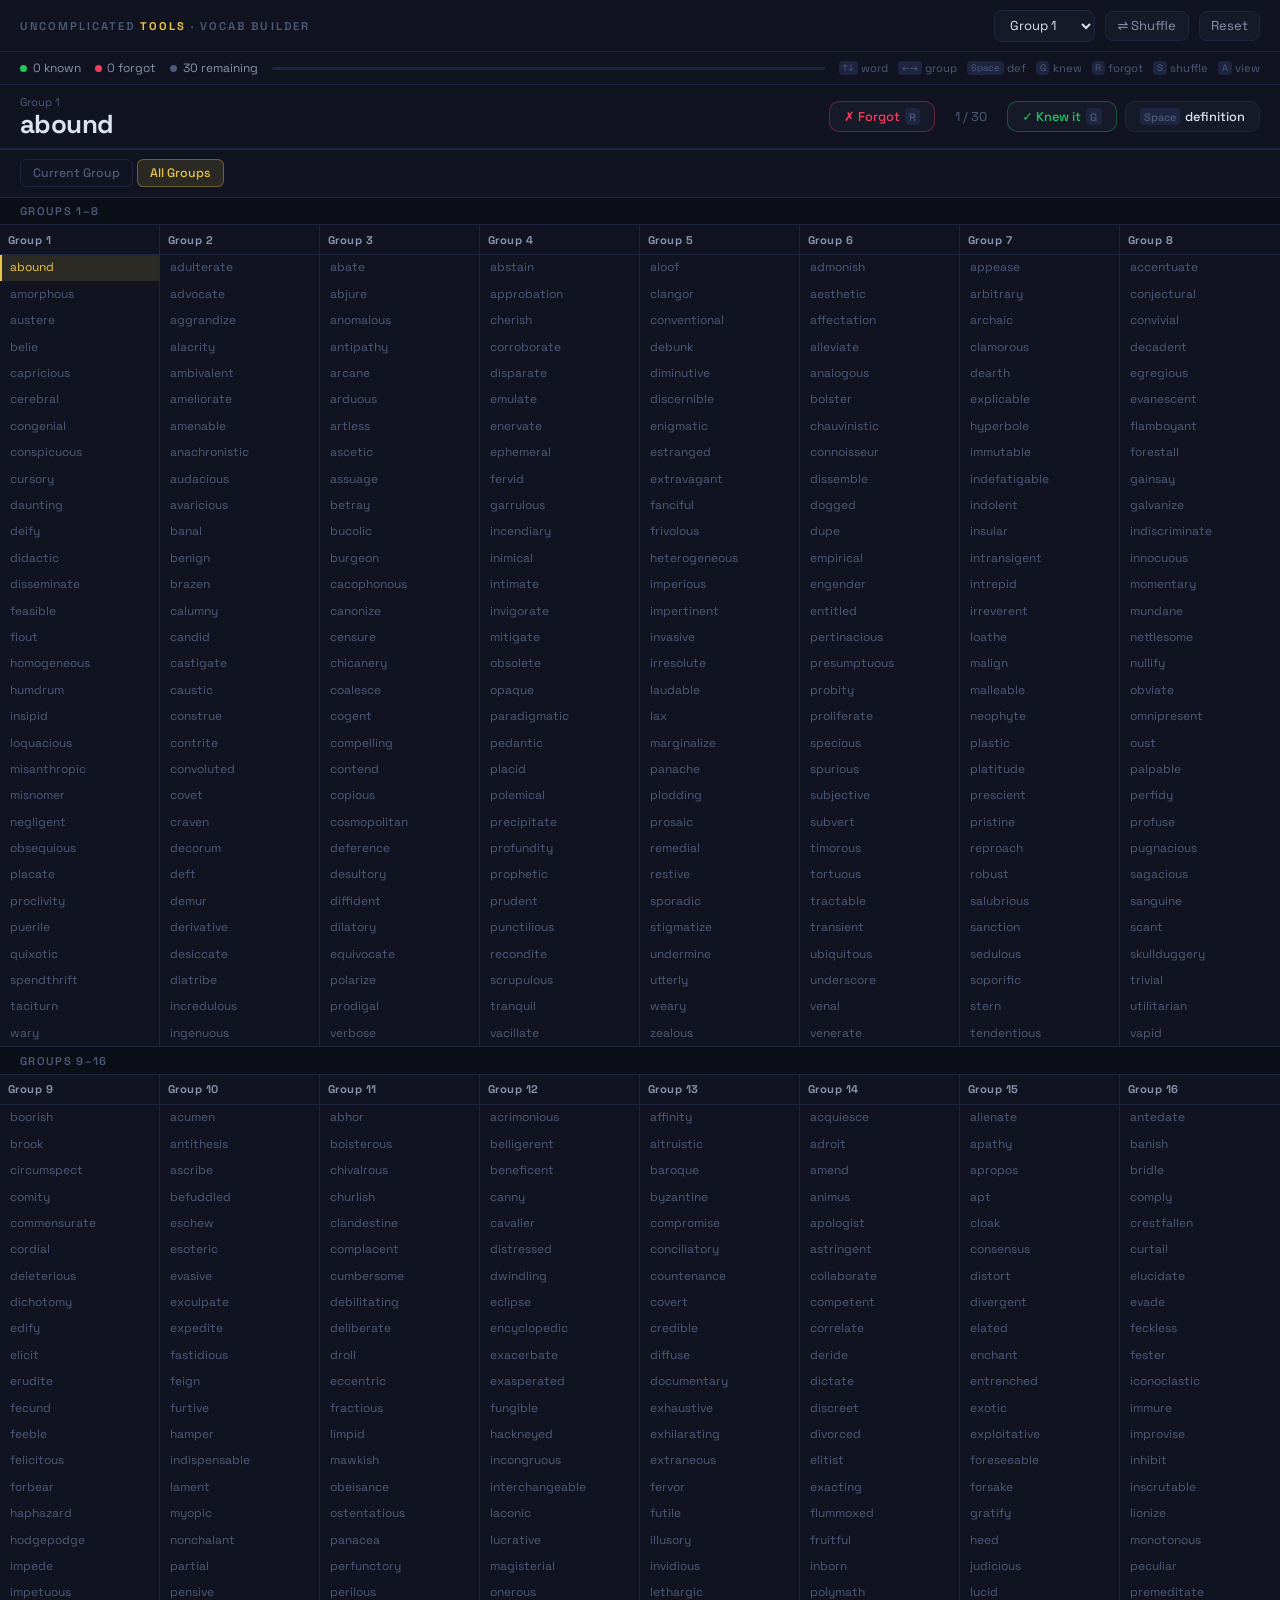
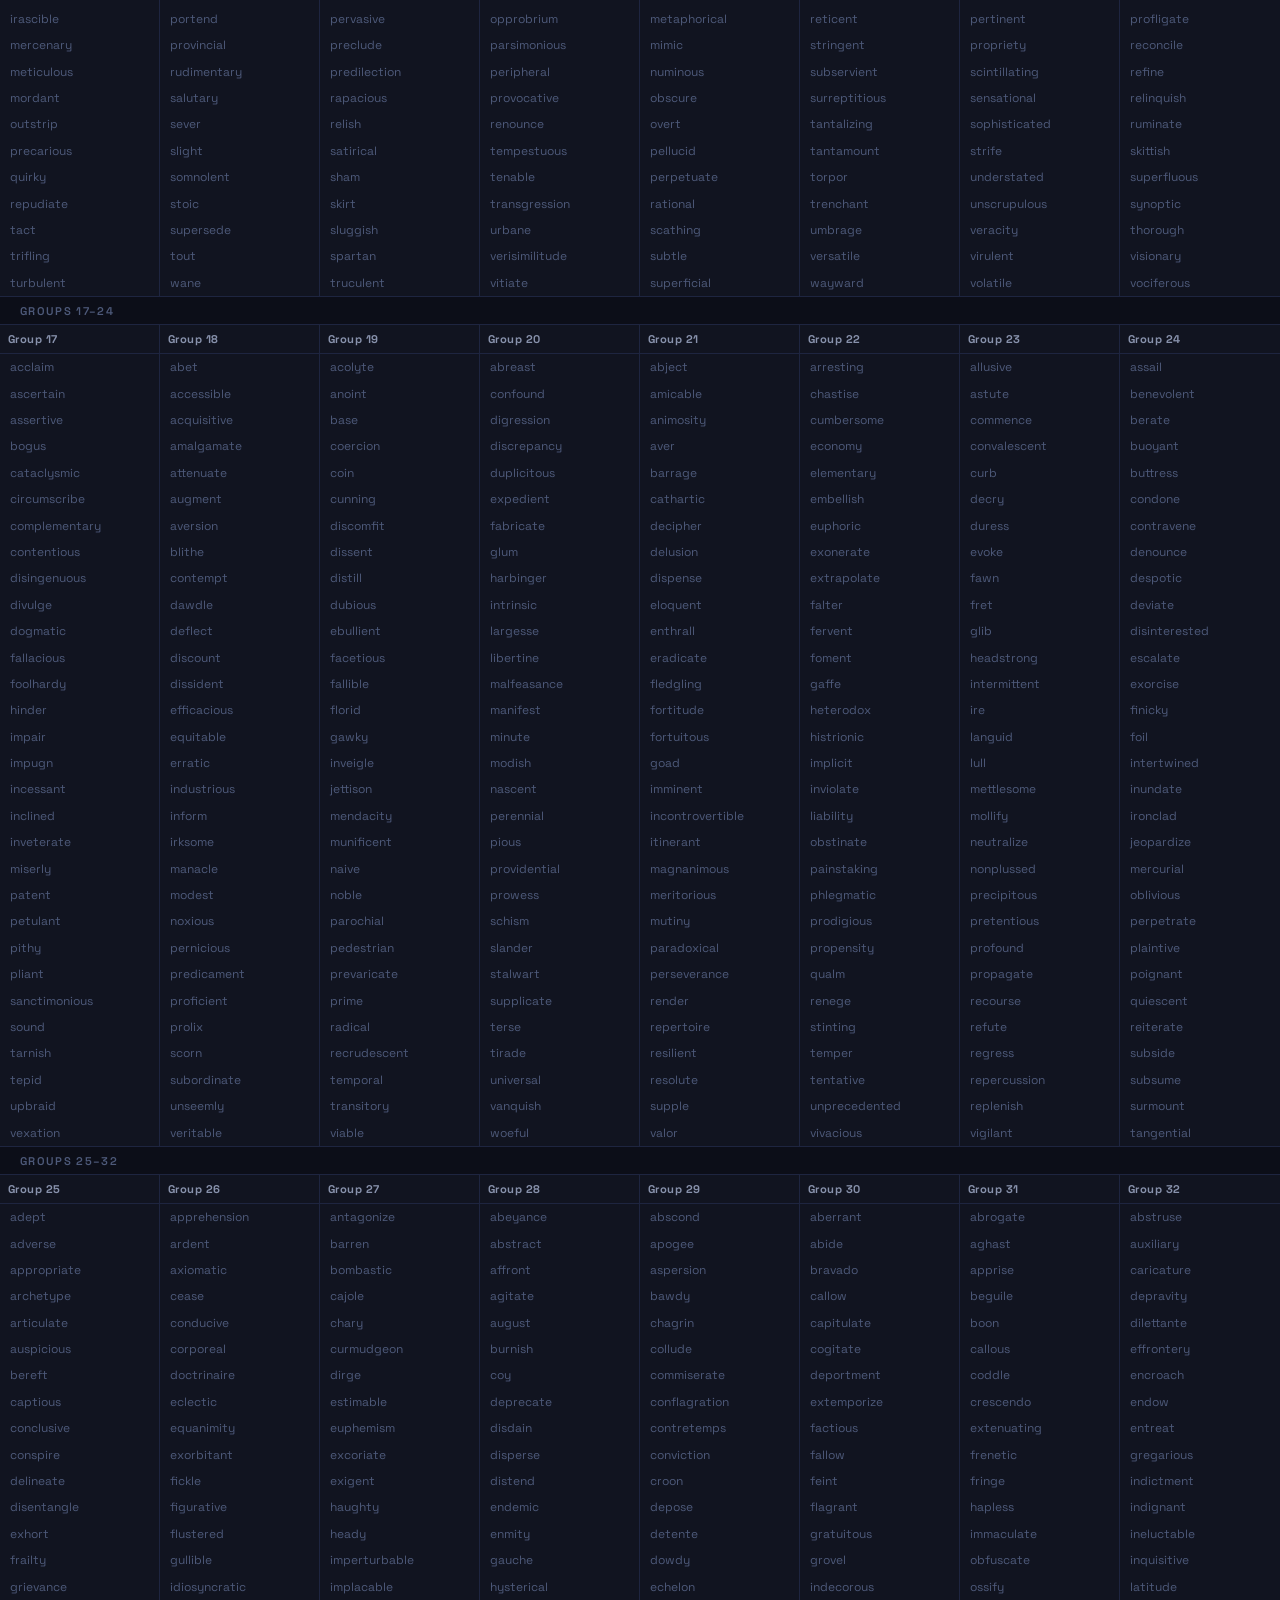
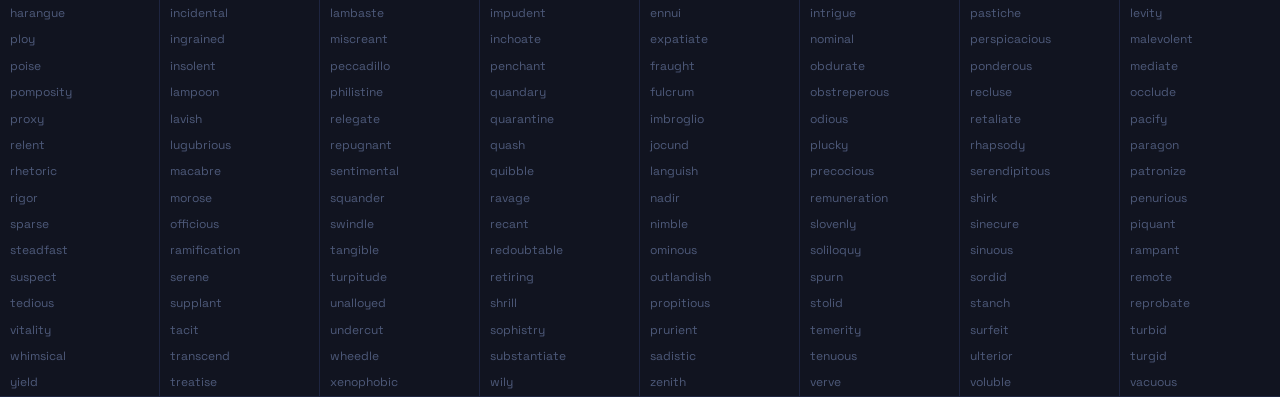
<file: tools/vocab-builder.html>
<!DOCTYPE html>
<html lang="en">
<head>
<meta charset="UTF-8">
<meta name="viewport" content="width=device-width, initial-scale=1.0">
<meta name="description" content="Spaced-repetition vocabulary flashcards for GRE and SAT prep.">
<meta name="author" content="Pratyush Chauhan">
<link rel="canonical" href="https://pratyushchauhan.com/tools/vocab-builder.html">
<meta property="og:type" content="website">
<meta property="og:url" content="https://pratyushchauhan.com/tools/vocab-builder.html">
<meta property="og:title" content="Vocab Builder — Uncomplicated Tools">
<meta property="og:description" content="Spaced-repetition vocabulary flashcards for GRE and SAT prep.">
<meta name="twitter:card" content="summary">
<meta name="twitter:url" content="https://pratyushchauhan.com/tools/vocab-builder.html">
<meta name="twitter:title" content="Vocab Builder — Uncomplicated Tools">
<meta name="twitter:description" content="Spaced-repetition vocabulary flashcards for GRE and SAT prep.">
<meta name="theme-color" content="#0c0e18">
<title>Vocab Builder — Uncomplicated Tools</title>
<link rel="preconnect" href="https://fonts.googleapis.com">
<link rel="preconnect" href="https://fonts.gstatic.com" crossorigin>
<link href="https://fonts.googleapis.com/css2?family=Space+Grotesk:wght@300;400;500;600;700&display=swap" rel="stylesheet">
<style>
*,*::before,*::after{box-sizing:border-box;margin:0;padding:0}
:root{
  --bg:#0c0e18;--surface:#111420;--card:#161928;--border:#1e2540;
  --text:#dde3f0;--muted:#4e5a7a;--dim:#8892ac;
  --known:#22c55e;--known-bg:rgba(34,197,94,.1);--known-border:rgba(34,197,94,.35);
  --forgot:#f43f5e;--forgot-bg:rgba(244,63,94,.1);--forgot-border:rgba(244,63,94,.35);
  --accent:#e8c547;--accent-bg:rgba(232,197,71,.12);--accent-border:rgba(232,197,71,.35);
}
body{background:var(--bg);color:var(--text);font-family:'Space Grotesk',system-ui,sans-serif;min-height:100dvh;display:flex;flex-direction:column}

/* ── Header ── */
header{display:flex;align-items:center;justify-content:space-between;padding:.6rem 1.25rem;border-bottom:1px solid var(--border);background:var(--surface);position:sticky;top:0;z-index:10;gap:1rem}
.logo{font-size:.7rem;font-weight:600;letter-spacing:.18em;text-transform:uppercase;color:var(--muted);white-space:nowrap}
.logo b{color:var(--accent)}
.header-right{display:flex;align-items:center;gap:.625rem}
select{background:var(--card);color:var(--text);border:1px solid var(--border);border-radius:.5rem;padding:.35rem .7rem;font-family:inherit;font-size:.8125rem;cursor:pointer;outline:none;transition:border-color .15s}
select:focus,select:hover{border-color:var(--accent)}
.btn-sm{background:var(--card);color:var(--dim);border:1px solid var(--border);border-radius:.5rem;padding:.35rem .7rem;font-family:inherit;font-size:.8125rem;cursor:pointer;transition:all .15s;white-space:nowrap}
.btn-sm:hover{color:var(--text);border-color:var(--dim)}
.btn-sm.active{border-color:var(--accent-border);color:var(--accent);background:var(--accent-bg)}

/* ── Stats bar ── */
.statsbar{display:flex;align-items:center;gap:.875rem;padding:.5rem 1.25rem;background:var(--surface);border-bottom:1px solid var(--border);font-size:.75rem;color:var(--dim)}
.stat{display:flex;align-items:center;gap:.35rem}
.dot{width:7px;height:7px;border-radius:50%;flex-shrink:0}
.dot-k{background:var(--known)}.dot-f{background:var(--forgot)}.dot-u{background:var(--muted)}
.progress-wrap{flex:1;height:3px;background:var(--border);border-radius:2px;overflow:hidden;display:flex;min-width:60px}
.prog-k{background:var(--known);transition:width .3s}
.prog-f{background:var(--forgot);transition:width .3s}
.kb-hints{display:flex;align-items:center;gap:.625rem;margin-left:auto;flex-wrap:wrap}
.kh{display:flex;align-items:center;gap:.2rem;color:var(--muted);font-size:.7rem;white-space:nowrap}

kbd{background:var(--border);border-radius:.25rem;padding:.1em .4em;font-family:inherit;font-size:.85em}

/* ── Word strip ── */
.word-strip{display:flex;align-items:center;gap:1rem;padding:.6rem 1.25rem;background:var(--surface);border-bottom:1px solid var(--border);flex-wrap:wrap}
.word-strip.s-known{background:var(--known-bg);border-bottom-color:var(--known-border)}
.word-strip.s-forgot{background:var(--forgot-bg);border-bottom-color:var(--forgot-border)}
.ws-word{font-size:1.625rem;font-weight:700;letter-spacing:-.02em;line-height:1}
.ws-meta{display:flex;flex-direction:column;gap:.1rem;flex:1}
.ws-group{font-size:.7rem;color:var(--muted)}
.ws-phonetic{font-size:.8125rem;color:var(--muted)}
.ws-badge{font-size:.7rem;font-weight:700;letter-spacing:.06em;text-transform:uppercase}
.ws-badge.s-known{color:var(--known)}.ws-badge.s-forgot{color:var(--forgot)}
.ws-btns{display:flex;align-items:center;gap:.5rem;margin-left:auto}
.btn{display:inline-flex;align-items:center;gap:.3rem;padding:.4rem .875rem;border:1px solid var(--border);border-radius:.625rem;background:var(--card);color:var(--text);font-family:inherit;font-size:.8rem;font-weight:500;cursor:pointer;transition:all .15s;white-space:nowrap}
.btn:hover{border-color:var(--dim)}
.btn kbd{color:var(--muted)}
.btn-k{border-color:var(--known-border);color:var(--known)}.btn-k:hover{background:var(--known-bg)}
.btn-f{border-color:var(--forgot-border);color:var(--forgot)}.btn-f:hover{background:var(--forgot-bg)}
.ws-ctr{font-size:.8rem;color:var(--muted);min-width:3.5rem;text-align:center}

/* ── Definition modal ── */
.def-overlay{display:none;position:fixed;inset:0;background:rgba(0,0,0,.65);backdrop-filter:blur(4px);z-index:100;align-items:center;justify-content:center;padding:1.5rem}
.def-overlay.visible{display:flex}
.def-card{background:var(--card);border:1px solid var(--border);border-radius:1rem;padding:1.5rem 1.75rem;max-width:520px;width:100%;max-height:80dvh;overflow-y:auto;box-shadow:0 24px 64px rgba(0,0,0,.6);position:relative}
.def-card-hd{display:flex;align-items:baseline;justify-content:space-between;gap:1rem;margin-bottom:1rem}
.def-card-word{font-size:1.5rem;font-weight:700;letter-spacing:-.02em}
.def-card-ph{font-size:.85rem;color:var(--muted)}
.def-close{background:none;border:none;color:var(--muted);font-size:1.25rem;cursor:pointer;line-height:1;padding:.25rem;margin-left:auto}
.def-close:hover{color:var(--text)}
.def-loading,.def-error{color:var(--muted);font-size:.875rem}
.syn-row{display:flex;align-items:flex-start;gap:.6rem;flex-wrap:wrap;margin-bottom:1rem;padding:.75rem;border:1px solid var(--border);border-radius:.75rem;background:rgba(255,255,255,.02)}
.syn-label{font-size:.7rem;font-weight:700;letter-spacing:.1em;text-transform:uppercase;color:var(--accent);padding-top:.15rem}
.syn-list{display:flex;flex-wrap:wrap;gap:.4rem;flex:1}
.syn-pill,.syn-empty{font-size:.8rem;line-height:1.2}
.syn-pill{padding:.32rem .55rem;border-radius:999px;border:1px solid var(--accent-border);background:var(--accent-bg);color:var(--accent)}
.syn-empty{color:var(--muted)}
.def-entry+.def-entry{margin-top:.875rem;padding-top:.875rem;border-top:1px solid var(--border)}
.pos-tag{font-size:.7rem;font-weight:700;letter-spacing:.1em;text-transform:uppercase;color:var(--accent);margin-bottom:.3rem}
.def-text{font-size:.9rem;color:var(--dim);line-height:1.6}
.def-ex{font-size:.825rem;color:var(--muted);font-style:italic;margin-top:.2rem}

/* ── Word Table ── */
.word-table{border-top:1px solid var(--border);background:var(--surface)}
.table-hd{display:flex;align-items:center;gap:.75rem;padding:.6rem 1.25rem;border-bottom:1px solid var(--border)}
.table-tabs{display:flex;gap:.25rem}
.tab{background:transparent;border:1px solid var(--border);border-radius:.4rem;padding:.3rem .75rem;font-family:inherit;font-size:.775rem;font-weight:500;color:var(--muted);cursor:pointer;transition:all .15s}
.tab:hover{color:var(--text);border-color:var(--dim)}
.tab.active{background:var(--accent-bg);border-color:var(--accent-border);color:var(--accent)}
/* current-group chip view */
.chip-body{display:flex;flex-wrap:wrap;gap:.3rem;padding:.875rem 1.25rem}
.chip{padding:.2rem .55rem;border-radius:.35rem;font-size:.75rem;border:1px solid var(--border);color:var(--muted);cursor:pointer;transition:all .1s;background:transparent;font-family:inherit}
.chip:hover{border-color:var(--dim);color:var(--text)}
.chip.cur{border-color:var(--accent-border);color:var(--accent);background:var(--accent-bg)}
.chip.s-known{border-color:var(--known-border);color:var(--known);background:var(--known-bg)}
.chip.s-forgot{border-color:var(--forgot-border);color:var(--forgot);background:var(--forgot-bg)}
/* all-groups table view */
.group-section{border-bottom:1px solid var(--border)}
.section-lbl{padding:.4rem 1.25rem;font-size:.7rem;font-weight:600;letter-spacing:.12em;text-transform:uppercase;color:var(--muted);background:var(--bg);border-bottom:1px solid var(--border)}
.group-row{display:grid;grid-template-columns:repeat(8,1fr)}
.group-col{border-right:1px solid var(--border)}
.group-col:last-child{border-right:none}
.gcol-hd{padding:.45rem .5rem;font-size:.7rem;font-weight:700;letter-spacing:.04em;color:var(--dim);border-bottom:1px solid var(--border);background:var(--surface);position:sticky;top:0;z-index:1}
.gword{padding:.3rem .5rem;font-size:.75rem;cursor:pointer;color:var(--muted);border-left:2px solid transparent;transition:background .1s,color .1s;line-height:1.4}
.gword:hover{background:rgba(255,255,255,.03);color:var(--text)}
.gword.cur{border-left-color:var(--accent);color:var(--accent);background:var(--accent-bg)}
.gword.s-known{color:var(--known)}
.gword.s-forgot{color:var(--forgot)}
@media(max-width:900px){.group-row{grid-template-columns:repeat(4,1fr)}}
@media(max-width:500px){.group-row{grid-template-columns:repeat(2,1fr)}}

@media(max-width:520px){
  .btn{padding:.5rem .625rem;font-size:.75rem}
}
</style>
</head>
<body>

<header>
  <div class="logo">Uncomplicated <b>Tools</b> · Vocab Builder</div>
  <div class="header-right">
    <select id="gpick" onchange="gotoGroup(+this.value)"></select>
    <button class="btn-sm" id="shuf-btn" onclick="cycleShuffle()">&#8651; Shuffle</button>
    <button class="btn-sm" onclick="resetGroup()">Reset</button>
  </div>
</header>

<div class="statsbar" id="stats"></div>

<div class="word-strip" id="word-strip">
  <div class="ws-meta">
    <span class="ws-group" id="cpos"></span>
    <span class="ws-word" id="word"></span>
    <span class="ws-phonetic" id="phonetic"></span>
  </div>
  <span class="ws-badge" id="cbadge"></span>
  <div class="ws-btns">
    <button class="btn btn-f" onclick="mark('forgot')">&#10007; Forgot <kbd>R</kbd></button>
    <span class="ws-ctr" id="wctr"></span>
    <button class="btn btn-k" onclick="mark('known')">&#10003; Knew it <kbd>G</kbd></button>
    <button class="btn" onclick="toggleDef()"><kbd>Space</kbd> definition</button>
  </div>
</div>
<div class="def-overlay" id="defoverlay" onclick="closeDef(event)">
  <div class="def-card" id="defpanel">
    <div class="def-card-hd">
      <div><div class="def-card-word" id="def-word"></div><div class="def-card-ph" id="def-ph"></div></div>
      <button class="def-close" onclick="toggleDef()">&#x2715;</button>
    </div>
    <div id="def-body"></div>
  </div>
</div>

<div class="word-table">
  <div class="table-hd">
    <div class="table-tabs">
      <button class="tab" id="tab-group" onclick="setOvMode('group')">Current Group</button>
      <button class="tab active" id="tab-all" onclick="setOvMode('all')">All Groups</button>
    </div>
  </div>
  <div id="ovbody"></div>
</div>

<script>
const GROUPS = [
  ['abound','amorphous','austere','belie','capricious','cerebral','congenial','conspicuous','cursory','daunting','deify','didactic','disseminate','feasible','flout','homogeneous','humdrum','insipid','loquacious','misanthropic','misnomer','negligent','obsequious','placate','proclivity','puerile','quixotic','spendthrift','taciturn','wary'],
  ['adulterate','advocate','aggrandize','alacrity','ambivalent','ameliorate','amenable','anachronistic','audacious','avaricious','banal','benign','brazen','calumny','candid','castigate','caustic','construe','contrite','convoluted','covet','craven','decorum','deft','demur','derivative','desiccate','diatribe','incredulous','ingenuous'],
  ['abate','abjure','anomalous','antipathy','arcane','arduous','artless','ascetic','assuage','betray','bucolic','burgeon','cacophonous','canonize','censure','chicanery','coalesce','cogent','compelling','contend','copious','cosmopolitan','deference','desultory','diffident','dilatory','equivocate','polarize','prodigal','verbose'],
  ['abstain','approbation','cherish','corroborate','disparate','emulate','enervate','ephemeral','fervid','garrulous','incendiary','inimical','intimate','invigorate','mitigate','obsolete','opaque','paradigmatic','pedantic','placid','polemical','precipitate','profundity','prophetic','prudent','punctilious','recondite','scrupulous','tranquil','vacillate'],
  ['aloof','clangor','conventional','debunk','diminutive','discernible','enigmatic','estranged','extravagant','fanciful','frivolous','heterogeneous','imperious','impertinent','invasive','irresolute','laudable','lax','marginalize','panache','plodding','prosaic','remedial','restive','sporadic','stigmatize','undermine','utterly','weary','zealous'],
  ['admonish','aesthetic','affectation','alleviate','analogous','bolster','chauvinistic','connoisseur','dissemble','dogged','dupe','empirical','engender','entitled','pertinacious','presumptuous','probity','proliferate','specious','spurious','subjective','subvert','timorous','tortuous','tractable','transient','ubiquitous','underscore','venal','venerate'],
  ['appease','arbitrary','archaic','clamorous','dearth','explicable','hyperbole','immutable','indefatigable','indolent','insular','intransigent','intrepid','irreverent','loathe','malign','malleable','neophyte','plastic','platitude','prescient','pristine','reproach','robust','salubrious','sanction','sedulous','soporific','stern','tendentious'],
  ['accentuate','conjectural','convivial','decadent','egregious','evanescent','flamboyant','forestall','gainsay','galvanize','indiscriminate','innocuous','momentary','mundane','nettlesome','nullify','obviate','omnipresent','oust','palpable','perfidy','profuse','pugnacious','sagacious','sanguine','scant','skullduggery','trivial','utilitarian','vapid'],
  ['boorish','brook','circumspect','comity','commensurate','cordial','deleterious','dichotomy','edify','elicit','erudite','fecund','feeble','felicitous','forbear','haphazard','hodgepodge','impede','impetuous','irascible','mercenary','meticulous','mordant','outstrip','precarious','quirky','repudiate','tact','trifling','turbulent'],
  ['acumen','antithesis','ascribe','befuddled','eschew','esoteric','evasive','exculpate','expedite','fastidious','feign','furtive','hamper','indispensable','lament','myopic','nonchalant','partial','pensive','portend','provincial','rudimentary','salutary','sever','slight','somnolent','stoic','supersede','tout','wane'],
  ['abhor','boisterous','chivalrous','churlish','clandestine','complacent','cumbersome','debilitating','deliberate','droll','eccentric','fractious','limpid','mawkish','obeisance','ostentatious','panacea','perfunctory','perilous','pervasive','preclude','predilection','rapacious','relish','satirical','sham','skirt','sluggish','spartan','truculent'],
  ['acrimonious','belligerent','beneficent','canny','cavalier','distressed','dwindling','eclipse','encyclopedic','exacerbate','exasperated','fungible','hackneyed','incongruous','interchangeable','laconic','lucrative','magisterial','onerous','opprobrium','parsimonious','peripheral','provocative','renounce','tempestuous','tenable','transgression','urbane','verisimilitude','vitiate'],
  ['affinity','altruistic','baroque','byzantine','compromise','conciliatory','countenance','covert','credible','diffuse','documentary','exhaustive','exhilarating','extraneous','fervor','futile','illusory','invidious','lethargic','metaphorical','mimic','numinous','obscure','overt','pellucid','perpetuate','rational','scathing','subtle','superficial'],
  ['acquiesce','adroit','amend','animus','apologist','astringent','collaborate','competent','correlate','deride','dictate','discreet','divorced','elitist','exacting','flummoxed','fruitful','inborn','polymath','reticent','stringent','subservient','surreptitious','tantalizing','tantamount','torpor','trenchant','umbrage','versatile','wayward'],
  ['alienate','apathy','apropos','apt','cloak','consensus','distort','divergent','elated','enchant','entrenched','exotic','exploitative','foreseeable','forsake','gratify','heed','judicious','lucid','pertinent','propriety','scintillating','sensational','sophisticated','strife','understated','unscrupulous','veracity','virulent','volatile'],
  ['antedate','banish','bridle','comply','crestfallen','curtail','elucidate','evade','feckless','fester','iconoclastic','immure','improvise','inhibit','inscrutable','lionize','monotonous','peculiar','premeditate','profligate','reconcile','refine','relinquish','ruminate','skittish','superfluous','synoptic','thorough','visionary','vociferous'],
  ['acclaim','ascertain','assertive','bogus','cataclysmic','circumscribe','complementary','contentious','disingenuous','divulge','dogmatic','fallacious','foolhardy','hinder','impair','impugn','incessant','inclined','inveterate','miserly','patent','petulant','pithy','pliant','sanctimonious','sound','tarnish','tepid','upbraid','vexation'],
  ['abet','accessible','acquisitive','amalgamate','attenuate','augment','aversion','blithe','contempt','dawdle','deflect','discount','dissident','efficacious','equitable','erratic','industrious','inform','irksome','manacle','modest','noxious','pernicious','predicament','proficient','prolix','scorn','subordinate','unseemly','veritable'],
  ['acolyte','anoint','base','coercion','coin','cunning','discomfit','dissent','distill','dubious','ebullient','facetious','fallible','florid','gawky','inveigle','jettison','mendacity','munificent','naive','noble','parochial','pedestrian','prevaricate','prime','radical','recrudescent','temporal','transitory','viable'],
  ['abreast','confound','digression','discrepancy','duplicitous','expedient','fabricate','glum','harbinger','intrinsic','largesse','libertine','malfeasance','manifest','minute','modish','nascent','perennial','pious','providential','prowess','schism','slander','stalwart','supplicate','terse','tirade','universal','vanquish','woeful'],
  ['abject','amicable','animosity','aver','barrage','cathartic','decipher','delusion','dispense','eloquent','enthrall','eradicate','fledgling','fortitude','fortuitous','goad','imminent','incontrovertible','itinerant','magnanimous','meritorious','mutiny','paradoxical','perseverance','render','repertoire','resilient','resolute','supple','valor'],
  ['arresting','chastise','cumbersome','economy','elementary','embellish','euphoric','exonerate','extrapolate','falter','fervent','foment','gaffe','heterodox','histrionic','implicit','inviolate','liability','obstinate','painstaking','phlegmatic','prodigious','propensity','qualm','renege','stinting','temper','tentative','unprecedented','vivacious'],
  ['allusive','astute','commence','convalescent','curb','decry','duress','evoke','fawn','fret','glib','headstrong','intermittent','ire','languid','lull','mettlesome','mollify','neutralize','nonplussed','precipitous','pretentious','profound','propagate','recourse','refute','regress','repercussion','replenish','vigilant'],
  ['assail','benevolent','berate','buoyant','buttress','condone','contravene','denounce','despotic','deviate','disinterested','escalate','exorcise','finicky','foil','intertwined','inundate','ironclad','jeopardize','mercurial','oblivious','perpetrate','plaintive','poignant','quiescent','reiterate','subside','subsume','surmount','tangential'],
  ['adept','adverse','appropriate','archetype','articulate','auspicious','bereft','captious','conclusive','conspire','delineate','disentangle','exhort','frailty','grievance','harangue','ploy','poise','pomposity','proxy','relent','rhetoric','rigor','sparse','steadfast','suspect','tedious','vitality','whimsical','yield'],
  ['apprehension','ardent','axiomatic','cease','conducive','corporeal','doctrinaire','eclectic','equanimity','exorbitant','fickle','figurative','flustered','gullible','idiosyncratic','incidental','ingrained','insolent','lampoon','lavish','lugubrious','macabre','morose','officious','ramification','serene','supplant','tacit','transcend','treatise'],
  ['antagonize','barren','bombastic','cajole','chary','curmudgeon','dirge','estimable','euphemism','excoriate','exigent','haughty','heady','imperturbable','implacable','lambaste','miscreant','peccadillo','philistine','relegate','repugnant','sentimental','squander','swindle','tangible','turpitude','unalloyed','undercut','wheedle','xenophobic'],
  ['abeyance','abstract','affront','agitate','august','burnish','coy','deprecate','disdain','disperse','distend','endemic','enmity','gauche','hysterical','impudent','inchoate','penchant','quandary','quarantine','quash','quibble','ravage','recant','redoubtable','retiring','shrill','sophistry','substantiate','wily'],
  ['abscond','apogee','aspersion','bawdy','chagrin','collude','commiserate','conflagration','contretemps','conviction','croon','depose','detente','dowdy','echelon','ennui','expatiate','fraught','fulcrum','imbroglio','jocund','languish','nadir','nimble','ominous','outlandish','propitious','prurient','sadistic','zenith'],
  ['aberrant','abide','bravado','callow','capitulate','cogitate','deportment','extemporize','factious','fallow','feint','flagrant','gratuitous','grovel','indecorous','intrigue','nominal','obdurate','obstreperous','odious','plucky','precocious','remuneration','slovenly','soliloquy','spurn','stolid','temerity','tenuous','verve'],
  ['abrogate','aghast','apprise','beguile','boon','callous','coddle','crescendo','extenuating','frenetic','fringe','hapless','immaculate','obfuscate','ossify','pastiche','perspicacious','ponderous','recluse','retaliate','rhapsody','serendipitous','shirk','sinecure','sinuous','sordid','stanch','surfeit','ulterior','voluble'],
  ['abstruse','auxiliary','caricature','depravity','dilettante','effrontery','encroach','endow','entreat','gregarious','indictment','indignant','ineluctable','inquisitive','latitude','levity','malevolent','mediate','occlude','pacify','paragon','patronize','penurious','piquant','rampant','remote','reprobate','turbid','turgid','vacuous']
];

// ── Storage ──
const STORE_KEY = 'uvb_v1';
const SHUF_KEY  = 'uvb_shuf_v1';
const INTER_KEY = 'uvb_inter_v1';
const MODE_KEY  = 'uvb_mode_v1';

let status     = JSON.parse(localStorage.getItem(STORE_KEY) || '{}');
let intraDeck  = JSON.parse(localStorage.getItem(SHUF_KEY)  || '{}'); // g -> [wordIdx,...]
let interDeck  = JSON.parse(localStorage.getItem(INTER_KEY) || 'null'); // [[g,w],...] | null
let shuffleMode = localStorage.getItem(MODE_KEY) || 'none'; // 'none'|'intra'|'inter'

let cur = {g: 0, row: 0}; // row = position within group's display order
let interPos = 0;
let interGroupOrders = {}; // g -> [wordIdx...] in inter-deck sequence
let interPosMap = {};     // g -> {wordIdx -> interDeck position}
let showDef = false;
let ovMode = 'all';
const defCache = {};
const synCache = {};

const save      = () => localStorage.setItem(STORE_KEY, JSON.stringify(status));
const saveIntra = () => localStorage.setItem(SHUF_KEY,  JSON.stringify(intraDeck));
const saveInter = () => localStorage.setItem(INTER_KEY, JSON.stringify(interDeck));
const saveMode  = () => localStorage.setItem(MODE_KEY,  shuffleMode);
const key    = (g, w) => `${g}_${w}`;
const getSt  = (g, w) => status[key(g, w)] || 'unseen';
const setSt  = (g, w, s) => { status[key(g, w)] = s; save(); };
const getOrder        = g => (shuffleMode === 'intra' && intraDeck[g]) ? intraDeck[g] : GROUPS[g].map((_, i) => i);
const getDisplayOrder = g => (shuffleMode === 'inter' && interGroupOrders[g]) ? interGroupOrders[g] : getOrder(g);
const getActualIdx    = (g, pos) => getDisplayOrder(g)[pos];
const isIntraShuffled = g => !!intraDeck[g];

function normalizeSynonym(term) {
  return String(term || '')
    .replace(/_/g, ' ')
    .trim();
}

function addSynonym(term, seen, synonyms) {
  const normalized = normalizeSynonym(term);
  if (!normalized) return;
  const lookup = normalized.toLowerCase();
  if (seen.has(lookup)) return;
  seen.add(lookup);
  synonyms.push(normalized);
}

function collectSynonyms(word, data) {
  const seen = new Set([word.toLowerCase()]);
  const synonyms = [];
  (data || []).forEach(entry => {
    (entry.meanings || []).forEach(meaning => {
      (meaning.synonyms || []).forEach(term => addSynonym(term, seen, synonyms));
      (meaning.definitions || []).forEach(def => {
        (def.synonyms || []).forEach(term => addSynonym(term, seen, synonyms));
      });
    });
  });
  return { seen, synonyms };
}

// Returns {g, w, pos, total} for the current card regardless of mode
function getCur() {
  if (shuffleMode === 'inter' && interGroupOrders[cur.g]) {
    const w = interGroupOrders[cur.g][cur.row] ?? 0;
    return { g: cur.g, w, pos: cur.row, total: interGroupOrders[cur.g].length };
  }
  return { g: cur.g, w: getActualIdx(cur.g, cur.row), pos: cur.row, total: GROUPS[cur.g].length };
}

function buildInterGroupOrders() {
  interGroupOrders = {}; interPosMap = {};
  if (!interDeck) return;
  interDeck.forEach(([g, w], pos) => {
    if (!interGroupOrders[g]) { interGroupOrders[g] = []; interPosMap[g] = {}; }
    interGroupOrders[g].push(w);
    interPosMap[g][w] = pos;
  });
}

function fisherYates(arr) {
  for (let i = arr.length - 1; i > 0; i--) {
    const j = Math.floor(Math.random() * (i + 1));
    [arr[i], arr[j]] = [arr[j], arr[i]];
  }
  return arr;
}

function shuffleIntraGroup(g) {
  intraDeck[g] = fisherYates(GROUPS[g].map((_, i) => i));
  saveIntra();
}

function buildInterDeck() {
  const all = [];
  GROUPS.forEach((words, g) => words.forEach((_, w) => all.push([g, w])));
  interDeck = fisherYates(all);
  saveInter();
  buildInterGroupOrders();
}

function cycleShuffle() {
  if (shuffleMode === 'none') {
    shuffleMode = 'intra';
    if (!isIntraShuffled(cur.g)) shuffleIntraGroup(cur.g);
    cur.row = 0;
  } else if (shuffleMode === 'intra') {
    shuffleMode = 'inter';
    if (!interDeck) buildInterDeck();
    else buildInterGroupOrders();
    cur.row = 0;
    interPos = interPosMap[cur.g]?.[interGroupOrders[cur.g]?.[0]] ?? 0;
  } else {
    shuffleMode = 'none';
    cur.row = 0;
  }
  saveMode(); showDef = false; render();
}

// Navigate to a word by its original index (table clicks)
function gotoWord(g, originalIdx) {
  cur.g = g;
  const pos = getDisplayOrder(g).indexOf(originalIdx);
  cur.row = pos >= 0 ? pos : 0;
  if (shuffleMode === 'inter' && interPosMap[g]) interPos = interPosMap[g][originalIdx] ?? 0;
  showDef = false; render(); fetchDef(GROUPS[g][originalIdx]);
}

// dg = group delta (← →), dr = row delta (↑ ↓)
function nav(dg, dr) {
  if (dg !== 0) {
    cur.g = (cur.g + dg + GROUPS.length) % GROUPS.length;
    cur.row = Math.min(cur.row, getDisplayOrder(cur.g).length - 1);
  } else {
    const len = getDisplayOrder(cur.g).length;
    cur.row = (cur.row + dr + len) % len;
  }
  if (shuffleMode === 'inter' && interPosMap[cur.g]) {
    const w = interGroupOrders[cur.g][cur.row];
    interPos = interPosMap[cur.g][w] ?? 0;
  }
  const {g, w} = getCur();
  showDef = false; render(); fetchDef(GROUPS[g][w]);
}

function gotoGroup(g) {
  if (shuffleMode === 'inter') { shuffleMode = 'none'; saveMode(); }
  cur.g = g; cur.row = 0;
  showDef = false; render();
  document.getElementById('gpick').value = g;
  fetchDef(GROUPS[g][0]);
}

function mark(s) {
  const {g, w} = getCur();
  setSt(g, w, s);
  render();
}

function resetGroup() {
  const {g} = getCur();
  if (!confirm(`Reset progress for Group ${g + 1}?`)) return;
  GROUPS[g].forEach((_, w) => delete status[key(g, w)]);
  save(); render();
}

async function fetchDef(word) {
  if (defCache[word] !== undefined) return defCache[word];
  defCache[word] = null;
  try {
    const r = await fetch(`https://api.dictionaryapi.dev/api/v2/entries/en/${encodeURIComponent(word)}`);
    if (!r.ok) {
      defCache[word] = null;
      fetchSynonyms(word, []);
      return null;
    }
    defCache[word] = await r.json();
  } catch {
    defCache[word] = null;
    fetchSynonyms(word, []);
  }
  fetchSynonyms(word, defCache[word]);
  const c = getCur(); if (showDef && GROUPS[c.g][c.w] === word) renderDef(word);
  return defCache[word];
}

async function fetchSynonyms(word, data = defCache[word]) {
  if (synCache[word] !== undefined) return synCache[word];
  const { seen, synonyms } = collectSynonyms(word, data);
  synCache[word] = null;
  try {
    if (synonyms.length < 3) {
      const r = await fetch(`https://api.datamuse.com/words?rel_syn=${encodeURIComponent(word)}&max=10`);
      if (r.ok) {
        const extra = await r.json();
        extra.forEach(item => addSynonym(item.word, seen, synonyms));
      }
    }
  } catch {}
  synCache[word] = synonyms.slice(0, 3);
  const c = getCur();
  if (showDef && GROUPS[c.g][c.w] === word) renderDef(word);
  return synCache[word];
}

function renderSynonyms(word) {
  const synonyms = synCache[word];
  if (synonyms === undefined || synonyms === null) {
    return `
      <div class="syn-row">
        <div class="syn-label">Synonyms</div>
        <div class="syn-list"><div class="syn-empty">Loading...</div></div>
      </div>`;
  }
  return `
    <div class="syn-row">
      <div class="syn-label">Synonyms</div>
      <div class="syn-list">
        ${synonyms.length
          ? synonyms.map(term => `<span class="syn-pill">${term}</span>`).join('')
          : '<div class="syn-empty">No synonyms found.</div>'}
      </div>
    </div>`;
}

function renderDef(word) {
  const body = document.getElementById('def-body');
  const data = defCache[word];
  if (data === undefined) {
    body.innerHTML = '<div class="def-loading">Loading...</div>';
    return;
  }
  if (data === null) {
    body.innerHTML = `
      ${renderSynonyms(word)}
      <div class="def-error">No definition found for <em>${word}</em></div>`;
    return;
  }
  const entries = data[0]?.meanings?.slice(0, 3) || [];
  body.innerHTML = `
    ${renderSynonyms(word)}
    ${entries.length ? entries.map(m => `
      <div class="def-entry">
        <div class="pos-tag">${m.partOfSpeech}</div>
        ${m.definitions.slice(0, 2).map(d => `
          <div class="def-text">${d.definition}</div>
          ${d.example ? `<div class="def-ex">"${d.example}"</div>` : ''}
        `).join('')}
      </div>`).join('') : '<div class="def-error">No definition available.</div>'}`;
}

function closeDef(e) { if (e.target === e.currentTarget) toggleDef(); }

async function toggleDef() {
  const {g, w} = getCur();
  const word = GROUPS[g][w];
  showDef = !showDef;
  const overlay = document.getElementById('defoverlay');
  if (showDef) {
    document.getElementById('def-word').textContent = word;
    const ph = defCache[word]?.[0]?.phonetic || defCache[word]?.[0]?.phonetics?.find(p => p.text)?.text || '';
    document.getElementById('def-ph').textContent = ph;
    document.getElementById('def-body').innerHTML = '<div class="def-loading">Loading...</div>';
    overlay.classList.add('visible');
    await fetchDef(word);
    renderDef(word);
  } else {
    overlay.classList.remove('visible');
  }
}

function setOvMode(mode) {
  ovMode = mode;
  document.getElementById('tab-group').classList.toggle('active', mode === 'group');
  document.getElementById('tab-all').classList.toggle('active', mode === 'all');
  renderOv();
}

function renderOv() {
  const body = document.getElementById('ovbody');
  const {g: curG, w: curW} = getCur();

  if (ovMode === 'group') {
    body.innerHTML = `<div class="chip-body">${
      getDisplayOrder(curG).map((actualIdx, pos) => {
        const s = getSt(curG, actualIdx);
        const isCur = actualIdx === curW;
        const cls = [isCur ? 'cur' : '', s !== 'unseen' ? `s-${s}` : ''].filter(Boolean).join(' ');
        return `<button class="chip ${cls}" onclick="gotoWord(${curG},${actualIdx})">${GROUPS[curG][actualIdx]}</button>`;
      }).join('')
    }</div>`;
    return;
  }

  const sections = [[0,8],[8,16],[16,24],[24,32]];
  body.innerHTML = sections.map(([start, end]) => `
    <div class="group-section">
      <div class="section-lbl">Groups ${start+1}–${end}</div>
      <div class="group-row">
        ${GROUPS.slice(start, end).map((_, gi) => {
          const g = start + gi;
          const order = getDisplayOrder(g);
          const hd = `Group ${g+1}${shuffleMode !== 'none' ? ' ⇌' : ''}`;
          return `<div class="group-col">
            <div class="gcol-hd">${hd}</div>
            ${order.map((actualIdx) => {
              const s = getSt(g, actualIdx);
              const isCur = g === curG && actualIdx === curW;
              const cls = [isCur ? 'cur' : '', s !== 'unseen' ? `s-${s}` : ''].filter(Boolean).join(' ');
              return `<div class="gword ${cls}" onclick="gotoWord(${g},${actualIdx})">${GROUPS[g][actualIdx]}</div>`;
            }).join('')}
          </div>`;
        }).join('')}
      </div>
    </div>`).join('');
}

function render() {
  const {g, w, pos, total} = getCur();
  const word = GROUPS[g][w];
  const st = getSt(g, w);

  // Shuffle button
  const shufBtn = document.getElementById('shuf-btn');
  const modeLabels = { none: '⇌ Shuffle', intra: '⇌ Intra', inter: '⇌ Inter' };
  shufBtn.textContent = modeLabels[shuffleMode];
  shufBtn.classList.toggle('active', shuffleMode !== 'none');

  // Word strip
  const modeTag = shuffleMode === 'intra' ? ' · intra' : shuffleMode === 'inter' ? ' · inter' : '';
  document.getElementById('word-strip').className = 'word-strip' + (st !== 'unseen' ? ` s-${st}` : '');
  document.getElementById('cpos').textContent = `Group ${g + 1}${modeTag}`;
  document.getElementById('cbadge').textContent = st === 'known' ? '✓ Known' : st === 'forgot' ? '✗ Forgot' : '';
  document.getElementById('cbadge').className = 'ws-badge' + (st !== 'unseen' ? ` s-${st}` : '');
  document.getElementById('word').textContent = word;
  const ph = defCache[word]?.[0]?.phonetic || defCache[word]?.[0]?.phonetics?.find(p => p.text)?.text || '';
  document.getElementById('phonetic').textContent = ph;

  // Def modal
  const overlay = document.getElementById('defoverlay');
  if (showDef) {
    document.getElementById('def-word').textContent = word;
    const ph2 = defCache[word]?.[0]?.phonetic || defCache[word]?.[0]?.phonetics?.find(p => p.text)?.text || '';
    document.getElementById('def-ph').textContent = ph2;
    renderDef(word);
  } else { overlay.classList.remove('visible'); }

  // Counter + group picker
  document.getElementById('wctr').textContent = `${pos + 1} / ${total}`;
  document.getElementById('gpick').value = g;

  // Stats — total across all groups in inter mode, otherwise per-group
  let known = 0, forgot = 0, statTotal = 0;
  if (shuffleMode === 'inter') {
    GROUPS.forEach((words, ig) => words.forEach((_, iw) => {
      statTotal++;
      const s = getSt(ig, iw);
      if (s === 'known') known++;
      else if (s === 'forgot') forgot++;
    }));
  } else {
    statTotal = GROUPS[g].length;
    GROUPS[g].forEach((_, iw) => {
      const s = getSt(g, iw);
      if (s === 'known') known++;
      else if (s === 'forgot') forgot++;
    });
  }
  const unseen = statTotal - known - forgot;
  const pctK = (known / statTotal * 100).toFixed(1);
  const pctF = (forgot / statTotal * 100).toFixed(1);
  document.getElementById('stats').innerHTML = `
    <span class="stat"><span class="dot dot-k"></span>${known} known</span>
    <span class="stat"><span class="dot dot-f"></span>${forgot} forgot</span>
    <span class="stat"><span class="dot dot-u"></span>${unseen} remaining</span>
    <div class="progress-wrap">
      <div class="prog-k" style="width:${pctK}%"></div>
      <div class="prog-f" style="width:${pctF}%"></div>
    </div>
    <div class="kb-hints">
      <span class="kh"><kbd>↑↓</kbd> word</span>
      <span class="kh"><kbd>←→</kbd> group</span>
      <span class="kh"><kbd>Space</kbd> def</span>
      <span class="kh"><kbd>G</kbd> knew</span>
      <span class="kh"><kbd>R</kbd> forgot</span>
      <span class="kh"><kbd>S</kbd> shuffle</span>
      <span class="kh"><kbd>A</kbd> view</span>
    </div>`;

  renderOv();
}

function initGroupPicker() {
  const sel = document.getElementById('gpick');
  sel.innerHTML = GROUPS.map((_, i) => `<option value="${i}">Group ${i + 1}</option>`).join('');
  sel.value = cur.g;
}

// Keyboard
document.addEventListener('keydown', e => {
  if (e.target.tagName === 'SELECT') return;
  if (e.key === 'ArrowRight') { e.preventDefault(); nav(1, 0); }
  else if (e.key === 'ArrowLeft') { e.preventDefault(); nav(-1, 0); }
  else if (e.key === 'ArrowDown') { e.preventDefault(); nav(0, 1); }
  else if (e.key === 'ArrowUp') { e.preventDefault(); nav(0, -1); }
  else if (e.key === ' ' || e.key === 'Enter') { e.preventDefault(); toggleDef(); }
  else if (e.key === 'g' || e.key === 'G') mark('known');
  else if (e.key === 'r' || e.key === 'R') mark('forgot');
  else if (e.key === 'a' || e.key === 'A') setOvMode(ovMode === 'all' ? 'group' : 'all');
  else if (e.key === 'n' || e.key === 'N') { const ng = (cur.g + 1) % GROUPS.length; gotoGroup(ng); }
  else if (e.key === 's' || e.key === 'S') cycleShuffle();
});

initGroupPicker();
// Restore inter position if mode was inter
if (shuffleMode === 'inter' && !interDeck) shuffleMode = 'none';
if (shuffleMode === 'inter' && interDeck) buildInterGroupOrders();
gotoWord(cur.g, 0);
</script>
</body>
</html>
</file>
